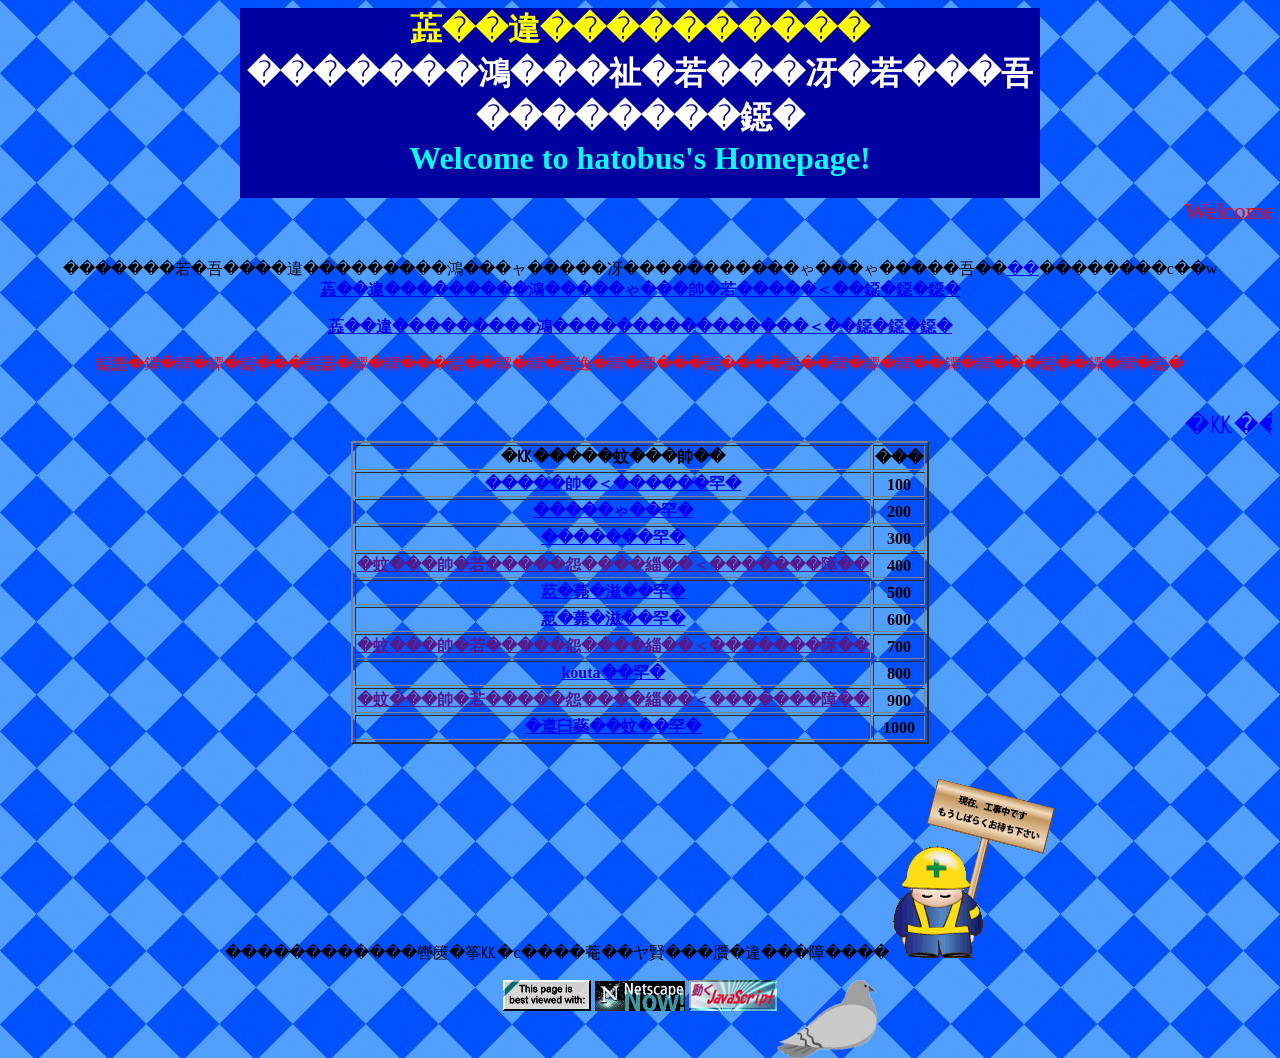
<file: index.html>
<HTML>
<HEAD>
<TITLE>はとバスのほ〜むぺ〜じ</TITLE>
<META HTTP-EQUIV="Content-Type" CONTENT="text/html; charset=EUC-JP" />

</HEAD>
<BODY BGCOLOR="#ffffff" background="./pic/back.jpg">

<body oncontextmenu="alert('右クリックはできませんよ！やめてください！');return false">

<P>

<DIV ALIGN=CENTER><TABLE CELLSPACING=0 CELLPADDING=0 WIDTH=800>
<TR>
<TD ALIGN=CENTER VALIGN=TOP BGCOLOR="#0000a0" WIDTH=100%><H1>
<FONT COLOR="#ffff00">飛ばすはとバス</FONT><BR>
<FONT COLOR="#ffffff"><B>はとバスのほーむぺーじへようこそ！</B></FONT><BR>
<FONT COLOR="#00ffff">Welcome to hatobus's Homepage!</FONT></H1></TD>
</TR>
</TABLE>

<marquee><font size="5", color="red"> Welcome to My Homepage!! </font></marquee>

<p><BR>
    このページは飛ばすはとバスが日々開発したものをつらつらと書い<a href="https://twitter.com/flying_hato_bus/status/905926355098812416?s=20">て</a>いくものですw

    <BR>
    <font color="red" bgcolor="blue"><A HREF="https://twitter.com/flying_hato_bus"><B> 飛ばすはとバスのツイッターはこちら！！！ </B></A></p></font>
    <font color="yellow", bgcolor="black"><A HREF="https://github.com/hatobus"><B> 飛ばすはとバスのギットハブはこちら！！！ </B></A></p></font>
    <font color="red" bgcolor="blue"> Ｓｏｒｒｙ，　Ｔｈｉｓ　ＨｏｍｅＰａｇｅ　Ｉｓ　Ｊａｐａｎｅｓｅ　Ｏｎｌｙ．</font>


    <p><BR>
    <marquee><font size="5", color="blue"> キリ番踏み逃げ禁止！ キリ番を踏んだ方は私のツイッターにて報告してください！</marquee>

    <table border="2">
        <tr>
            <th>キリ番ゲッター</th>
            <th>番号</th>

        </tr>
        <tr>
            <th><A HREF="https://twitter.com/u2xr_"><B>いづみちはる　様</B></A></th>
            <th>100</th>
        </tr>
        <tr>
            <th><A HREF="https://twitter.com/lrf141"?<B>けんつ　様<B/></A></th>
            <th>200</th>
        </tr>
            <th><A HREF="https://twitter.com/1111111Ky"><B>くさつ　様</B></A></th>
        <th>300</th>
        </tr>
        <tr>
            <th><A HREF=""><B>ゲッターさん報告お待ちしています</B></A></th>
            <th>400</th>
        </tr>
        <tr>
            <th><A HREF="https://twitter.com/NaNkotsukan"><B>軟骨漢　様<B/></A></th>
            <th>500</th>
        </tr>
            <th><A HREF="https://twitter.com/NaNkotsukan"><B>軟骨漢　様</B></A></th>
        <th>600</th>
        </tr>
        <tr>
            <th><A HREF=""><B>ゲッターさん報告お待ちしています</B></A></th>
            <th>700</th>
        </tr>
        <tr>
            <th><A HREF="https://twitter.com/listener_kouta"?<B>kouta　様<B/></A></th>
            <th>800</th>
        </tr>
            <th><A HREF=""><B>ゲッターさん報告お待ちしています</B></A></th>
        <th>900</th>
        </tr>
            <th><A HREF="https://twitter.com/kazatsuyu"><B>白山風露　様</B></A></th>
        <th>1000</th>

    </table>

    <p><BR>
        ここから先は工事中です。近日中に更新します。
        <img src="./pic/kouzi.gif" alt="工事中！！！" title="工事中！！！">

	<p>
	<img src="./pic/ieornsk.gif">
	<img src="./pic/nsk.gif">
    <a href="http://oekakirenn.webcrow.jp/index.html"><img src="./pic/sankou_JS.png" alt="動くJavaScript">

<!--★コピーここから-->
<script type="text/javascript"><!--
/*============================================================
画像１個マウスストーカー　参考サイト : http://www5e.biglobe.ne.jp/~purest/javascript/index.html
=============================================================*/
(function (){  //即時関数で囲んでグローバル変数を消すため、この行はこのままで

var mga="./pic/hato_cursor.png"; //★画像指定
var hx=-15;          //★表示位置 x座標。マウスと画像の横位置。マイナスで左
var hy=15;          //★表示位置 y座標。マウスと画像の縦位置。マイナスで上

//指定ここまで--------------------------------------------------------------
document.onmousemove=function (e){ var ob=document.getElementById("Mo").style; ob.left=e.pageX+hx+"px"; ob.top=e.pageY+hy+"px";}
document.write("<img src="+mga+" id='Mo' style='position:absolute;'>");
}());//即時関数終了
// --></script>
<!--★コピーここまで-->    


<script src='https://cdn.mlkcca.com/v2.0.0/milkcocoa.js'></script>
    <script src="./js_script/accesscounter.js"></script>
    <script>
        var mk = new window.MilkCocoa("onicovyhpw.mlkcca.com"),
            ds;
        site = location.hostname || "localhost";
        page = location.pathname;
        ds = mk.dataStore(site);
        ds.get('TotalCount_Site', function (err, datum) {
            var count = datum.value.count;
            document.getElementById('accessCounter').textContent = 'あなたは' + count.toString() + '人目のお客様です！！';
            mk.disconnect();
        });
    </script>

<!-- shinobi ct2 -->
<script type="text/javascript" src="http://ct2.shinobi.jp/sc/1739907"></script>
<noscript><a href="http://ct2.shinobi.jp/gg/1739907"><img src="http://ct2.shinobi.jp/ll/1739907" border="0" alt="カウンター" /></a></noscript>
<!-- /shinobi ct2 -->

<!-- shinobi ct2 -->
<script type="text/javascript" src="//ct2.shinobi.jp/sc/1739912"></script>
<noscript><a href="//ct2.shinobi.jp/gg/1739912"><img src="//ct2.shinobi.jp/ll/1739912" border="0" alt="カウンター" /></a></noscript>
<!-- /shinobi ct2 -->

</BODY>
</HTML>
</file>
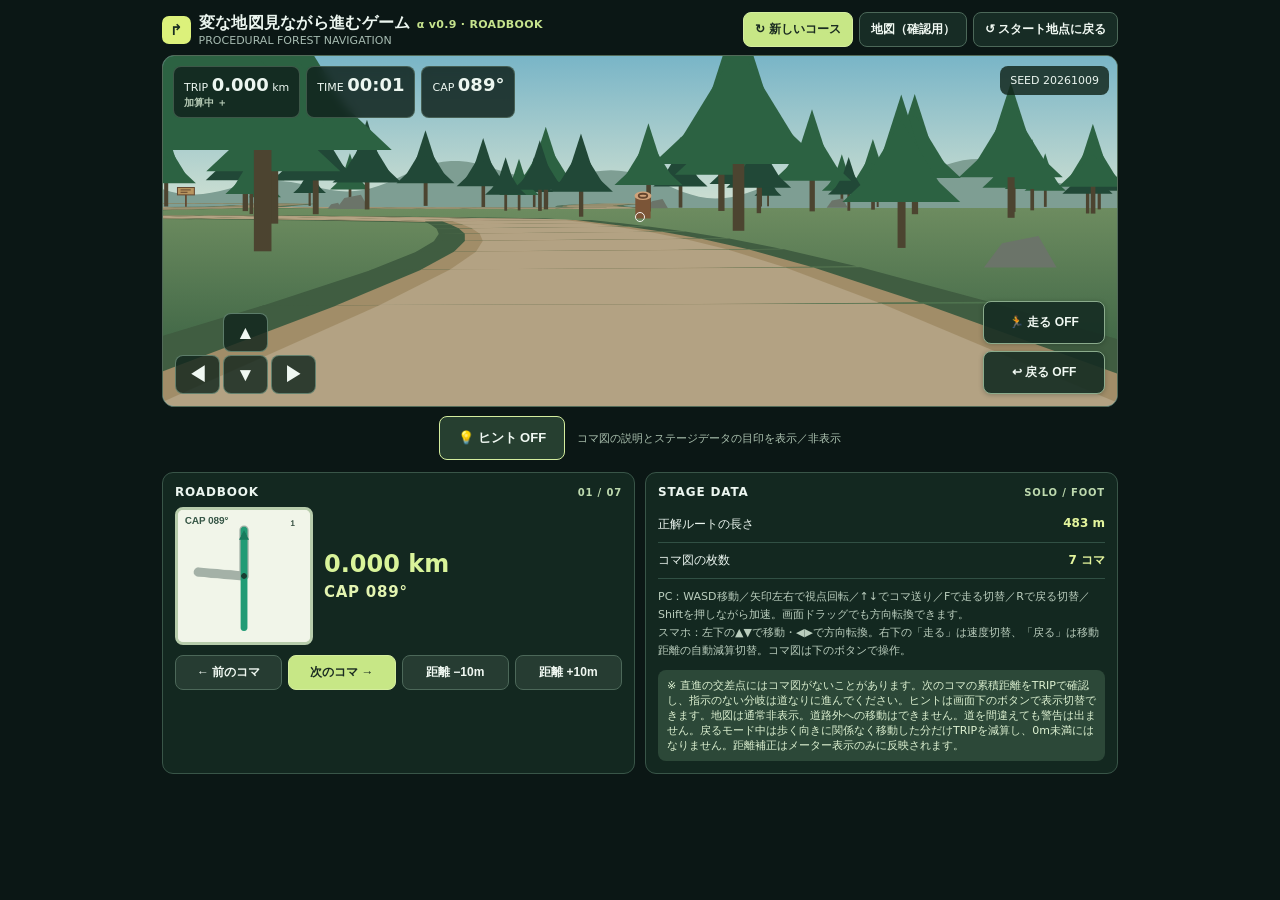
<file: comazu-game/index.html>
<!doctype html>
<html lang="ja">
<head>
<meta charset="utf-8">
<meta name="viewport" content="width=device-width, initial-scale=1">
<meta name="robots" content="noindex">
<title>移動しました — 変な地図見ながら進むゲーム</title>
<meta http-equiv="refresh" content="0;url=../roadbook-game/">
<script>
window.location.replace('../roadbook-game/' + window.location.search + window.location.hash);
</script>
</head>
<body>
<p>ゲームは移動しました。<a href="../roadbook-game/">変な地図見ながら進むゲームを開く</a></p>
</body>
</html>
</file>
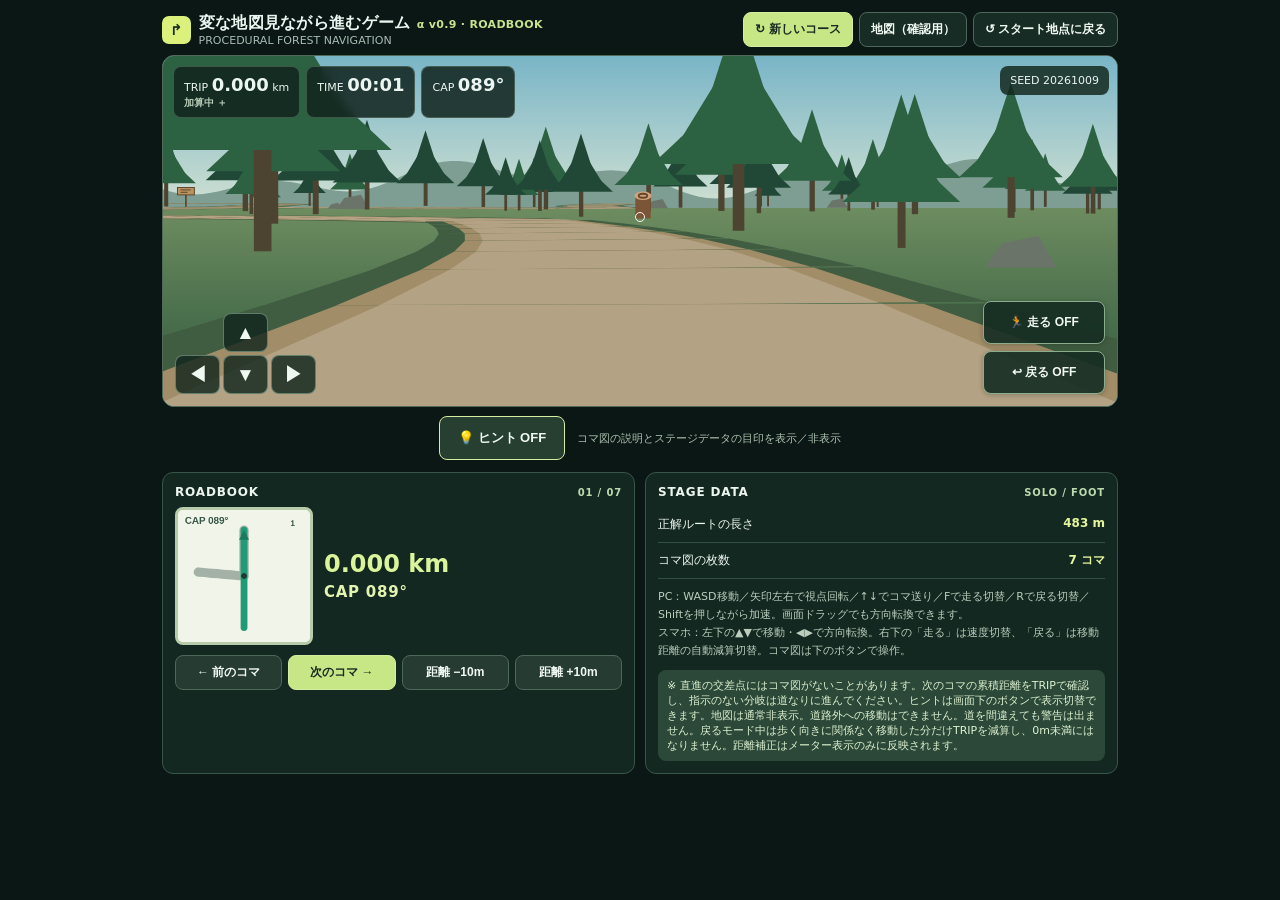
<file: roadbook-game/index.html>
<!doctype html>
<html lang="ja">
<head>
<meta charset="utf-8">
<meta name="viewport" content="width=device-width, initial-scale=1">
<title>変な地図見ながら進むゲーム</title>
<link rel="stylesheet" href="./css/style.css?v=20261010-cap-v9">
</head>
<body>
<div id="game" class="hints-off">
<header>
<div class="identity">
<span class="logo">↱</span>
<div>
<div class="title">変な地図見ながら進むゲーム <span style="font-size:11px;color:#c6e38d">α v0.9 · ROADBOOK</span>
</div>
<div class="sub">PROCEDURAL FOREST NAVIGATION</div>
</div>
</div>
<div class="actions">
<button id="new" class="highlight">↻ 新しいコース</button>
<div class="stage-actions">
<button id="mapbtn" class="secondary">地図（確認用）</button>
<button id="restart" class="secondary" type="button">↺ スタート地点に戻る</button>
</div>
</div>
</header>
<div id="viewport">
<canvas id="view">
</canvas>
<div class="topbar">
<div class="pill">TRIP <b id="trip">0.000</b> km <span id="tripmode">加算中 ＋</span>
</div>
<div class="pill">TIME <b id="clock">00:00</b>
</div>
<div class="pill cap-pill">CAP <b id="cap">000°</b></div>
</div>
<div class="routehint" id="seed">
</div>
<div class="crosshair">
</div>
<div id="mapwrap">
<div class="small">デバッグ地図：黄＝正解 / 白＝現在地</div>
<canvas id="map" width="420" height="360">
</canvas>
</div>
<div id="mobile">
<div class="pad">
<button class="up" data-hold="forward" aria-label="前進">▲</button>
<button class="left" data-hold="turnL" aria-label="左を向く">◀</button>
<button class="down" data-hold="back" aria-label="後退">▼</button>
<button class="right" data-hold="turnR" aria-label="右を向く">▶</button>
</div>
<div class="modeactions">
<button type="button" id="runmode" aria-pressed="false" aria-label="走るモードを切り替え">🏃 走る OFF</button>
<button type="button" id="returnmode" aria-pressed="false" aria-label="戻るモードを切り替え">↩ 戻る OFF</button>
</div>
</div>
<div id="win">
<div>
<h2>GOAL!</h2>
<p id="result">
</p>
<button id="again" class="highlight">別のコースを生成する</button>
</div>
</div>
</div>
<div class="hintbar">
  <button id="hints" type="button" aria-pressed="false" aria-controls="note landmarkrow">💡 ヒント OFF</button>
  <span>コマ図の説明とステージデータの目印を表示／非表示</span>
</div>
<div id="below">
<section class="panel">
<div class="panelhead">ROADBOOK <span id="pos">01 / 01</span>
</div>
<div id="bookrow">
<canvas id="symbol" class="symbol" width="230" height="230">
</canvas>
<div id="note">
<div class="km">0.000 km</div>
<div class="cap">CAP 000°</div>
<div class="detail">START</div>
<div class="caption">コマ図を手動で送り、距離と分岐を照らし合わせてください。</div>
</div>
</div>
<div class="buttons">
<button id="prev">← 前のコマ</button>
<button id="next" class="highlight">次のコマ →</button>
<button id="minus">距離 −10m</button>
<button id="plus">距離 +10m</button>
</div>
</section>
<section class="panel">
<div class="panelhead">STAGE DATA <span>SOLO / FOOT</span>
</div>
<div class="statrow">
<span>正解ルートの長さ</span>
<strong id="distance">—</strong>
</div>
<div class="statrow">
<span>コマ図の枚数</span>
<strong id="notes">—</strong>
</div>
<div class="statrow" id="landmarkrow">
<span>現在の目印</span>
<strong id="landmark">—</strong>
</div>
<div class="info">PC：WASD移動／矢印左右で視点回転／↑↓でコマ送り／Fで走る切替／Rで戻る切替／Shiftを押しながら加速。画面ドラッグでも方向転換できます。<br>スマホ：左下の▲▼で移動・◀▶で方向転換。右下の「走る」は速度切替、「戻る」は移動距離の自動減算切替。コマ図は下のボタンで操作。</div>
<div class="message">※ 直進の交差点にはコマ図がないことがあります。次のコマの累積距離をTRIPで確認し、指示のない分岐は道なりに進んでください。ヒントは画面下のボタンで表示切替できます。地図は通常非表示。道路外への移動はできません。道を間違えても警告は出ません。戻るモード中は歩く向きに関係なく移動した分だけTRIPを減算し、0m未満にはなりません。距離補正はメーター表示のみに反映されます。</div>
</section>
</div>
</div>
<script type="module" src="./src/main.js?v=20261012-sparse-roadbook-v11">
</script>
</body>
</html>
</file>
<file: roadbook-game/css/style.css>
/* Game UI must never be selected or trigger text callouts while touching. */
#game,#game * {
  -webkit-user-select:none;
  user-select:none;
  -webkit-touch-callout:none;
  -webkit-tap-highlight-color:transparent
}
#game button,#game canvas {
  -webkit-user-drag:none
}
#mobile,#mobile * {
  touch-action:none;
  overscroll-behavior:contain
}
* {
  box-sizing:border-box
}
body {
  margin:0;
  background:#0b1715;
  color:#ecf6f0;
  font-family:system-ui,-apple-system,"Hiragino Kaku Gothic ProN",Meiryo,sans-serif
}
#game {
  max-width:980px;
  margin:auto;
  padding:12px
}
header {
  display:flex;
  align-items:center;
  justify-content:space-between;
  gap:10px;
  margin-bottom:8px;
  flex-wrap:wrap
}
.identity {
  display:flex;
  gap:8px;
  align-items:center
}
.logo {
  background:#dcf17b;
  color:#182c22;
  border-radius:7px;
  padding:5px 8px;
  font-size:15px;
  font-weight:900
}
.title {
  font-weight:850;
  letter-spacing:.02em;
  font-size:16px
}
.sub {
  font-size:11px;
  color:#a6bbb1
}
.actions {
  display:flex;
  gap:6px;
  flex-wrap:wrap
}
button {
  border:1px solid #4c6859;
  background:#263c32;
  color:#f0f8f2;
  border-radius:8px;
  padding:8px 11px;
  font-weight:700;
  font-size:12px;
  cursor:pointer;
  touch-action:none
}
button:active {
  background:#b6d66f;
  color:#142116
}
button.secondary {
  background:#172c25
}
button.highlight {
  background:#c7e786;
  color:#1a2b21;
  border-color:#d4ed9e
}
#viewport {
  position:relative;
  overflow:hidden;
  border-radius:12px;
  border:1px solid #526a58;
  background:#85c7d4
}
#view {
  display:block;
  width:100%;
  height:350px;
  touch-action:none;
  cursor:grab
}
#view:active {
  cursor:grabbing
}
.topbar {
  position:absolute;
  top:10px;
  left:10px;
  display:flex;
  gap:6px;
  flex-wrap:wrap;
  pointer-events:none
}
.pill {
  background:#11241edb;
  border:1px solid #7e988366;
  padding:7px 10px;
  border-radius:8px;
  backdrop-filter:blur(5px);
  font-size:11px
}
.pill b {
  font-size:18px;
  font-variant-numeric:tabular-nums
}
.routehint {
  position:absolute;
  right:8px;
  top:10px;
  font-size:11px;
  background:#12261bd4;
  padding:8px 10px;
  border-radius:8px
}
.crosshair {
  position:absolute;
  top:46%;
  left:50%;
  width:10px;
  height:10px;
  border:1.5px solid #ffffffe8;
  border-radius:50%;
  transform:translate(-50%,-50%);
  pointer-events:none
}
#mapwrap {
  display:none;
  position:absolute;
  right:10px;
  top:48px;
  background:#0e211ce8;
  border:1px solid #adc5a0;
  border-radius:10px;
  padding:8px;
  z-index:4
}
#mapwrap.on {
  display:block
}
#map {
  width:210px;
  height:180px;
  display:block
}
.small {
  font-size:10px;
  color:#9eb5a6
}
#mobile {
  position:absolute;
  z-index:5; /* Keep movement controls above the optional debug map. */
  bottom:12px;
  left:12px;
  right:12px;
  display:flex;
  justify-content:space-between;
  align-items:end;
  gap:5px;
  pointer-events:none
}
.pad {
  display:grid;
  grid-template-columns:repeat(3,45px);
  grid-template-rows:repeat(2,39px);
  gap:3px;
  pointer-events:auto
}
.pad button {
  padding:0;
  min-width:0;
  font-size:19px;
  background:#11251dcf;
  border-color:#7fa28caa;
  touch-action:none
}
.pad button.on {
  background:#c7e786;
  color:#183020
}
.pad .up {
  grid-column:2
}
.pad .left {
  grid-column:1;
  grid-row:2
}
.pad .down {
  grid-column:2;
  grid-row:2
}
.pad .right {
  grid-column:3;
  grid-row:2
}
.pad .go {
  grid-column:3;
  grid-row:1
}
.touchhelp {
  pointer-events:none;
  font-size:10px;
  background:#11251bbf;
  border-radius:5px;
  padding:5px 7px;
  margin-bottom:6px
}
#below {
  display:grid;
  grid-template-columns:1fr 1fr;
  gap:10px;
  margin-top:10px
}
.panel {
  border:1px solid #395548;
  border-radius:11px;
  background:#132820;
  padding:12px
}
.panelhead {
  display:flex;
  justify-content:space-between;
  align-items:center;
  margin-bottom:8px;
  gap:7px;
  font-weight:850;
  font-size:12px;
  letter-spacing:.07em
}
.panelhead span:last-child {
  font-size:10px;
  color:#bdd9ae
}
#bookrow {
  display:flex;
  gap:11px;
  align-items:center
}
.symbol {
  flex:none;
  width:138px;
  height:138px;
  background:#eef4e2;
  border-radius:8px;
  border:3px solid #b7ccab
}
#note {
  flex:1;
  min-width:0
}
#note .km {
  color:#d9f49a;
  font-size:24px;
  font-variant-numeric:tabular-nums;
  font-weight:800
}
#note .detail {
  font-size:13px;
  color:#e0e8d8;
  margin:5px 0
}
#note .caption {
  color:#a3bba9;
  font-size:11px;
  line-height:1.5
}
.buttons {
  display:flex;
  gap:6px;
  flex-wrap:wrap;
  margin-top:10px
}
.buttons button {
  flex:1;
  min-width:80px
}
.statrow {
  display:flex;
  justify-content:space-between;
  gap:7px;
  font-size:12px;
  border-bottom:1px solid #315044;
  padding:9px 0
}
.statrow strong {
  font-variant-numeric:tabular-nums;
  color:#e4f59d
}
.info {
  color:#bbcebe;
  font-size:11px;
  line-height:1.65;
  margin-top:9px
}
.message {
  background:#2c4838;
  border-radius:8px;
  padding:8px 9px;
  margin-top:9px;
  color:#ddf1d1;
  font-size:11px
}
#win {
  display:none;
  position:absolute;
  inset:0;
  z-index:5;
  background:#0e241ee8;
  align-items:center;
  justify-content:center;
  text-align:center;
  padding:25px
}
#win.on {
  display:flex
}
#win h2 {
  font-size:28px;
  color:#d9f79b;
  margin:0 0 8px
}
#win p {
  line-height:1.7
}
#win button {
  margin-top:15px;
  padding:12px 20px
}
@media(max-width:630px) {
  #game {
  padding:7px
}
.title {
  font-size:14px
}
#view {
  height:320px
}
#below {
  grid-template-columns:1fr;
  gap:7px
}
.panel {
  padding:10px
}
.symbol {
  width:min(140px, 39vw);
  height:auto;
  aspect-ratio:1
}
.routehint {
  display:none
}
.touchhelp {
  display:none
}
.pad {
  grid-template-columns:repeat(3,46px);
  grid-template-rows:repeat(2,42px)
}
}
/* Accessible persistent mode switches: tapping must not interrupt walking. */
.modeactions {
  display:flex;
  flex-direction:column;
  gap:7px;
  pointer-events:auto;
  min-width:122px
}
.modeactions button {
  min-height:43px;
  padding:8px 10px;
  font-size:12px;
  background:#152c23e8;
  border-color:#8aab8c;
  box-shadow:0 1px 5px #07171144
}
.modeactions button.on {
  background:#d2ec8b;
  color:#183221;
  border-color:#e1f4a9
}
.modeactions button:focus-visible {
  outline:3px solid #e1f4a9;
  outline-offset:1px
}
#tripmode {
  display:block;
  color:#b7cbb6;
  font-weight:700;
  font-size:10px;
  margin-top:1px
}
#tripmode.reverse {
  color:#ffda8b
}
@media(max-width:400px) {
  .modeactions {
  min-width:108px
}
.modeactions button {
  font-size:11px;
  padding:6px
}
.pad {
  grid-template-columns:repeat(3,44px);
  grid-template-rows:repeat(2,41px)
}
}

/* The hint switch is placed directly under the viewport. */
.hintbar {
  display:flex;
  justify-content:center;
  align-items:center;
  gap:12px;
  flex-wrap:wrap;
  padding:9px 0 2px;
}
.hintbar button {
  padding:12px 18px;
  min-height:44px;
  border-color:#d4ed9e;
  background:#263f30;
  font-size:13px;
}
.hintbar span {
  color:#acc2b0;
  font-size:11px;
}
@media(max-width:630px) {
  .hintbar {
    display:flex;
    flex-direction:column;
    gap:6px;
    padding:8px 3px 4px;
  }
  .hintbar button {
    width:100%;
    font-size:14px;
  }
}
/* Keep the reset control directly beside the debug map button, even on narrow screens. */
.stage-actions {
  display:flex;
  gap:6px;
  flex-wrap:nowrap;
}
.stage-actions button { white-space:nowrap; }
.hintbar button.on {
  background:#c7e786;
  color:#1a2b21;
  border-color:#d4ed9e;
}
/* Explanations only: the roadbook symbol, distance and route remain available. */
#game.hints-off #note .detail,
#game.hints-off #note .caption,
#game.hints-off #landmarkrow { display:none; }
@media(max-width:430px) {
  .stage-actions button {
    font-size:11px;
    padding:8px 9px;
  }
}

/* CAP always remains visible, even with hints turned off. */
.cap-pill b { font-variant-numeric:tabular-nums; }
#note .cap { display:inline-block; margin:5px 0 2px; color:#e3f4b1; font-size:15px; font-weight:850; font-variant-numeric:tabular-nums; letter-spacing:.05em; }
@media(max-width:630px) { .topbar {gap:4px;} .pill {padding:6px 7px;font-size:10px;} .pill b {font-size:16px;} }
</file>
